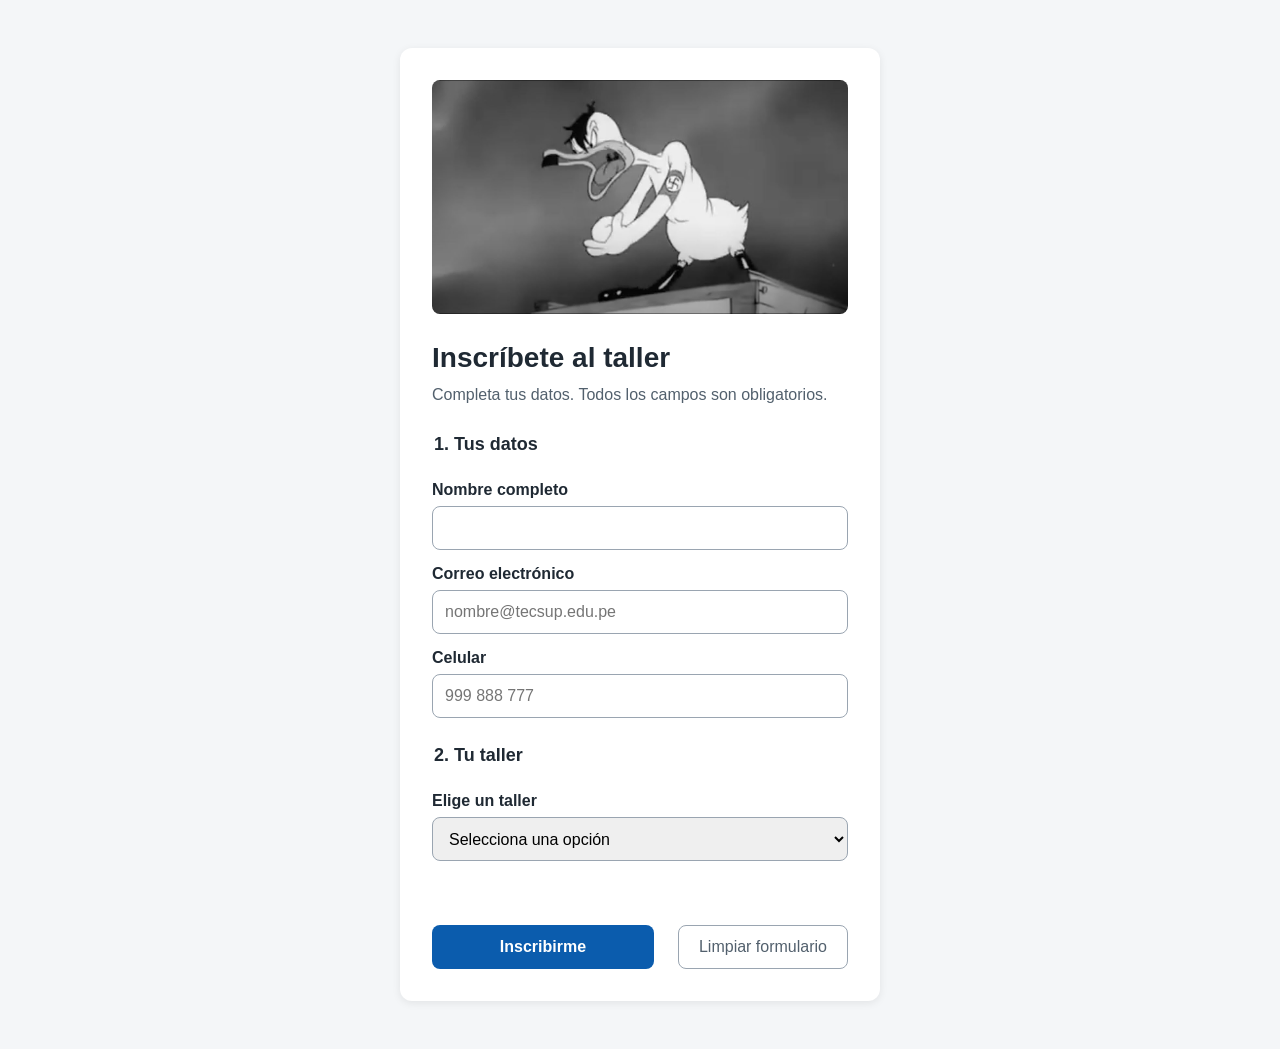
<file: index.html>
<!DOCTYPE html>
<html lang="es">
<head>
  <meta charset="UTF-8">
  <meta name="viewport" content="width=device-width, initial-scale=1.0">
  <title>Inscripción al taller</title>
  <link rel="stylesheet" href="estilos.css">
</head>
<body>
  <main class="tarjeta">
    <img src="img/banner.png" alt="Estudiantes programando en el laboratorio">
    <h1>Inscríbete al taller</h1>
    <p class="ayuda">Completa tus datos. Todos los campos son obligatorios.</p>
    
    <form id="formulario" novalidate>
      <fieldset>
        <legend>1. Tus datos</legend>
        <label for="nombre">Nombre completo</label>
        <input id="nombre" type="text" autocomplete="name" required>
        
        <label for="correo">Correo electrónico</label>
        <input id="correo" type="email" autocomplete="email" placeholder="nombre@tecsup.edu.pe" required>
        
        <label for="telefono">Celular</label>
        <input id="telefono" type="tel" placeholder="999 888 777" required>
      </fieldset>
      
      <fieldset>
        <legend>2. Tu taller</legend>
        <label for="taller">Elige un taller</label>
        <select id="taller" required>
          <option value="">Selecciona una opción</option>
          <optgroup label="Control de versiones">
            <option>Git</option>
            <option>GitHub</option>
          </optgroup>
          <optgroup label="Desarrollo web">
            <option>HTML</option>
            <option>CSS</option>
            <option>JavaScript</option>
            <option>React</option>
            <option>Node.js</option>
            <option>APIs</option>
          </optgroup>
          <optgroup label="Diseño y calidad">
            <option>Figma</option>
            <option>Accesibilidad</option>
            <option>Testing</option>
          </optgroup>
        </select>
      </fieldset>
      
      <p id="mensaje" class="mensaje" role="status"></p>
      
      <div class="acciones">
        <button type="submit" class="boton-principal">Inscribirme</button>
        <button type="reset" class="boton-secundario">Limpiar formulario</button>
      </div>
    </form>
  </main>
  
  <script src="app.js"></script>
</body>
</html>
</file>
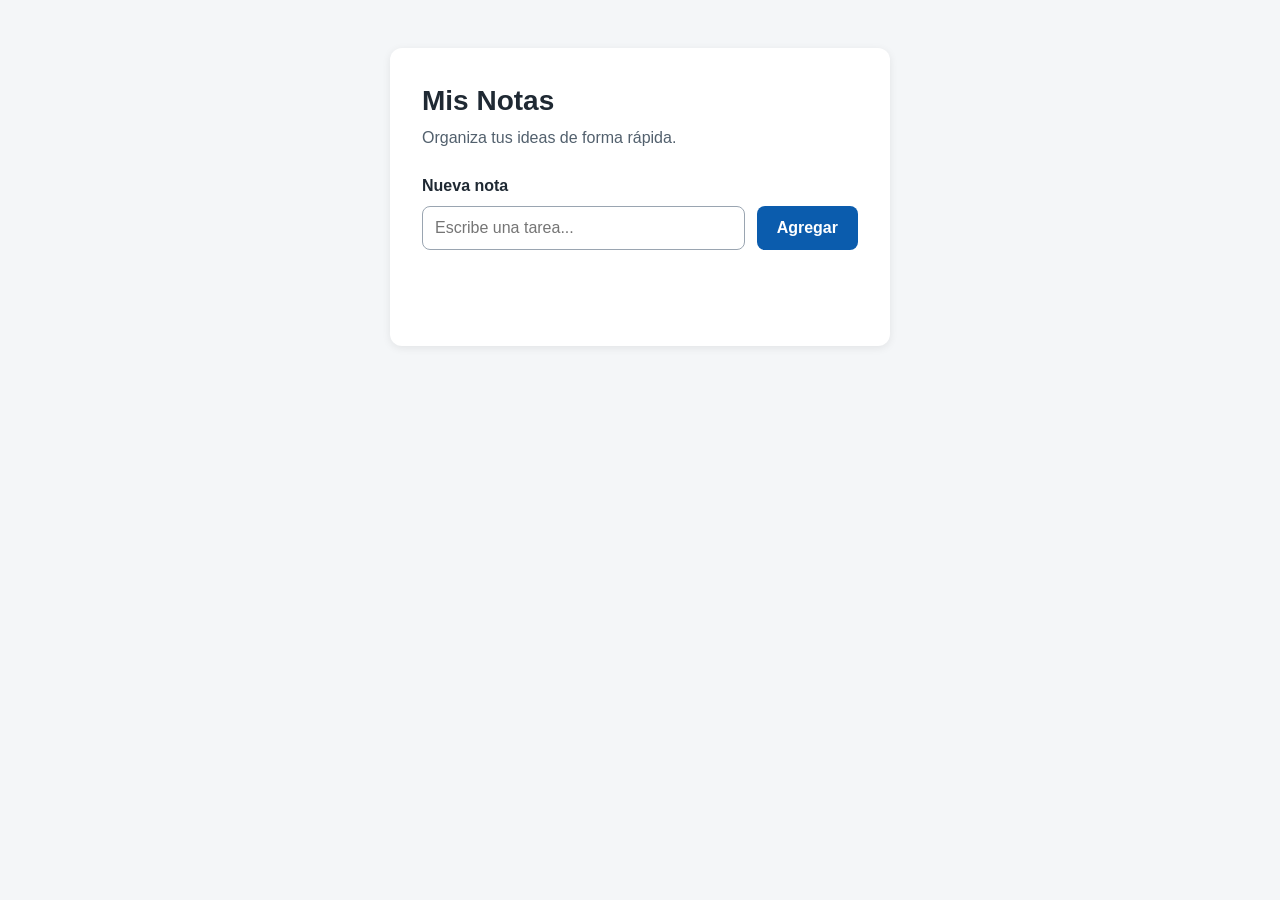
<file: tarea/index.html>
<!DOCTYPE html>
<html lang="es">
<head>
  <meta charset="UTF-8">
  <meta name="viewport" content="width=device-width, initial-scale=1.0">
  <title>Mis Notas</title>
  <link rel="stylesheet" href="estilos.css">
</head>
<body>
  <main class="tarjeta">
    <h1>Mis Notas</h1>
    <p class="ayuda">Organiza tus ideas de forma rápida.</p>

    <div class="formulario-nota">
      <label for="nota-input">Nueva nota</label>
      <div class="input-grupo">
        <input id="nota-input" type="text" placeholder="Escribe una tarea..." autocomplete="off">
        <button id="agregar-btn" class="boton-principal">Agregar</button>
      </div>
    </div>

    <p id="mensaje" class="mensaje" role="status"></p>

    <div id="lista-notas" class="lista-notas"></div>
  </main>

  <script src="app.js"></script>
</body>
</html>
</file>
<file: estilos.css>
:root {
    --color-primario: #0b5cad;
    --color-texto: #1f2933;
    --color-suave: #52606d;
    --color-borde: #9aa5b1;
    --color-fondo: #f4f6f8;
    --color-error: #b42318;
    --color-exito: #067647;
    --espacio: 16px;
  }
  
  * { box-sizing: border-box; }
  
  body {
    margin: 0;
    padding: var(--espacio);
    font-family: Arial, Helvetica, sans-serif;
    font-size: 16px;
    line-height: 1.5;
    color: var(--color-texto);
    background: var(--color-fondo);
  }
  
  .tarjeta {
    max-width: 480px;
    margin: 32px auto;
    padding: 32px;
    background: #ffffff;
    border-radius: 12px;
    box-shadow: 0 2px 8px rgba(0, 0, 0, 0.08);
  }
  
  .tarjeta img {
    width: 100%;
    border-radius: 8px;
  }
  
  h1 {
    font-size: 28px;
    margin: 16px 0 4px;
  }
  
  .ayuda {
    color: var(--color-suave);
    margin: 0 0 24px;
  }
  
  fieldset {
    border: none;
    padding: 0;
    margin: 0 0 24px;
  }
  
  legend {
    font-size: 18px;
    font-weight: bold;
    margin-bottom: 8px;
  }
  
  label {
    display: block;
    font-weight: bold;
    margin: 12px 0 4px;
  }
  
  input, select {
    width: 100%;
    min-height: 44px;
    padding: 8px 12px;
    font-size: 16px;
    border: 1px solid var(--color-borde);
    border-radius: 8px;
  }
  
  .validado input:invalid, .validado select:invalid {
    border: 2px solid var(--color-error);
  }
  
  .acciones {
    display: flex;
    gap: 24px;
    flex-wrap: wrap;
  }
  
  button {
    min-height: 44px;
    padding: 10px 20px;
    font-size: 16px;
    border-radius: 8px;
    cursor: pointer;
  }
  
  .boton-principal {
    flex: 1;
    background: var(--color-primario);
    color: #ffffff;
    border: none;
    font-weight: bold;
  }
  
  .boton-principal:disabled {
    opacity: 0.6;
    cursor: wait;
  }
  
  .boton-secundario {
    background: transparent;
    color: var(--color-suave);
    border: 1px solid var(--color-borde);
  }
  
  :focus-visible {
    outline: 3px solid #f59e0b;
    outline-offset: 2px;
  }
  
  .mensaje {
    min-height: 24px;
    font-weight: bold;
  }
  
  .mensaje.error { color: var(--color-error); }
  .mensaje.exito { color: var(--color-exito); }
  .mensaje.info { color: var(--color-primario); }
</file>
<file: tarea/estilos.css>
:root {
    --color-primario: #0b5cad;
    --color-texto: #1f2933;
    --color-suave: #52606d;
    --color-borde: #9aa5b1;
    --color-fondo: #f4f6f8;
    --color-error: #b42318;
    --color-exito: #067647;
    --espacio: 16px;
  }
  
  * { box-sizing: border-box; }
  
  body {
    margin: 0;
    padding: var(--espacio);
    font-family: Arial, Helvetica, sans-serif;
    font-size: 16px;
    line-height: 1.5;
    color: var(--color-texto);
    background: var(--color-fondo);
  }
  
  .tarjeta {
    max-width: 500px;
    margin: 32px auto;
    padding: 32px;
    background: #ffffff;
    border-radius: 12px;
    box-shadow: 0 2px 8px rgba(0, 0, 0, 0.08);
  }
  
  h1 { font-size: 28px; margin: 0 0 4px; }
  .ayuda { color: var(--color-suave); margin: 0 0 24px; }
  
  .formulario-nota { margin-bottom: 24px; }
  
  label {
    display: block;
    font-weight: bold;
    margin-bottom: 8px;
  }
  
  .input-grupo {
    display: flex;
    gap: 12px;
  }
  
  input {
    flex: 1;
    min-height: 44px;
    padding: 8px 12px;
    font-size: 16px;
    border: 1px solid var(--color-borde);
    border-radius: 8px;
  }
  
  button {
    min-height: 44px;
    padding: 10px 20px;
    font-size: 16px;
    border-radius: 8px;
    cursor: pointer;
    border: none;
    font-weight: bold;
  }
  
  .boton-principal {
    background: var(--color-primario);
    color: #ffffff;
  }
  
  .boton-principal:disabled {
    opacity: 0.5;
    cursor: not-allowed;
  }
  
  :focus-visible {
    outline: 3px solid #f59e0b;
    outline-offset: 2px;
  }
  
  .mensaje {
    min-height: 24px;
    font-weight: bold;
    margin-bottom: 16px;
  }
  
  .mensaje.error { color: var(--color-error); }
  .mensaje.exito { color: var(--color-exito); }
  
  .lista-notas { display: flex; flex-direction: column; gap: 8px; }
  
  .nota-item {
    display: flex;
    justify-content: space-between;
    align-items: center;
    padding: 12px;
    background: #f8f9fa;
    border: 1px solid var(--color-borde);
    border-radius: 8px;
  }
  
  .boton-eliminar {
    background: transparent;
    color: var(--color-error);
    padding: 8px 12px;
    font-size: 14px;
  }
  
  .boton-eliminar:hover { background: #fee2e2; }
</file>
